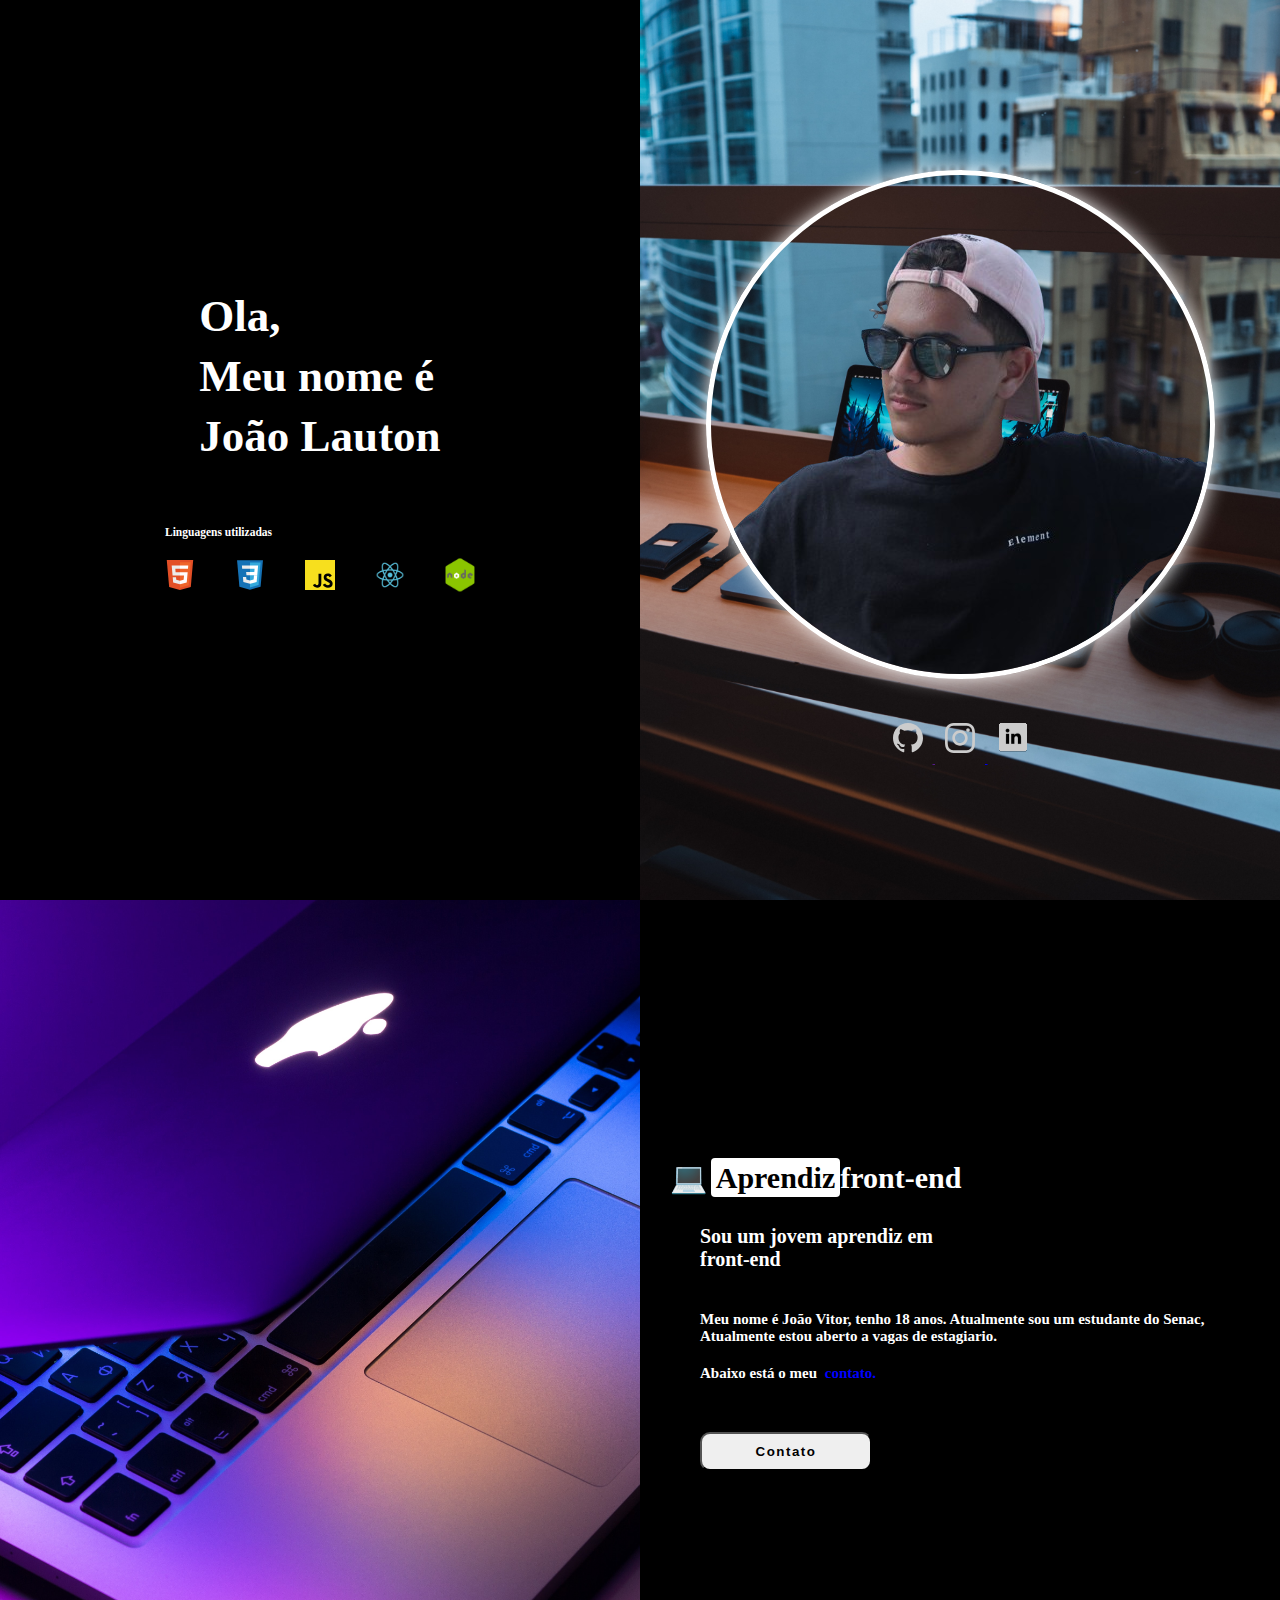
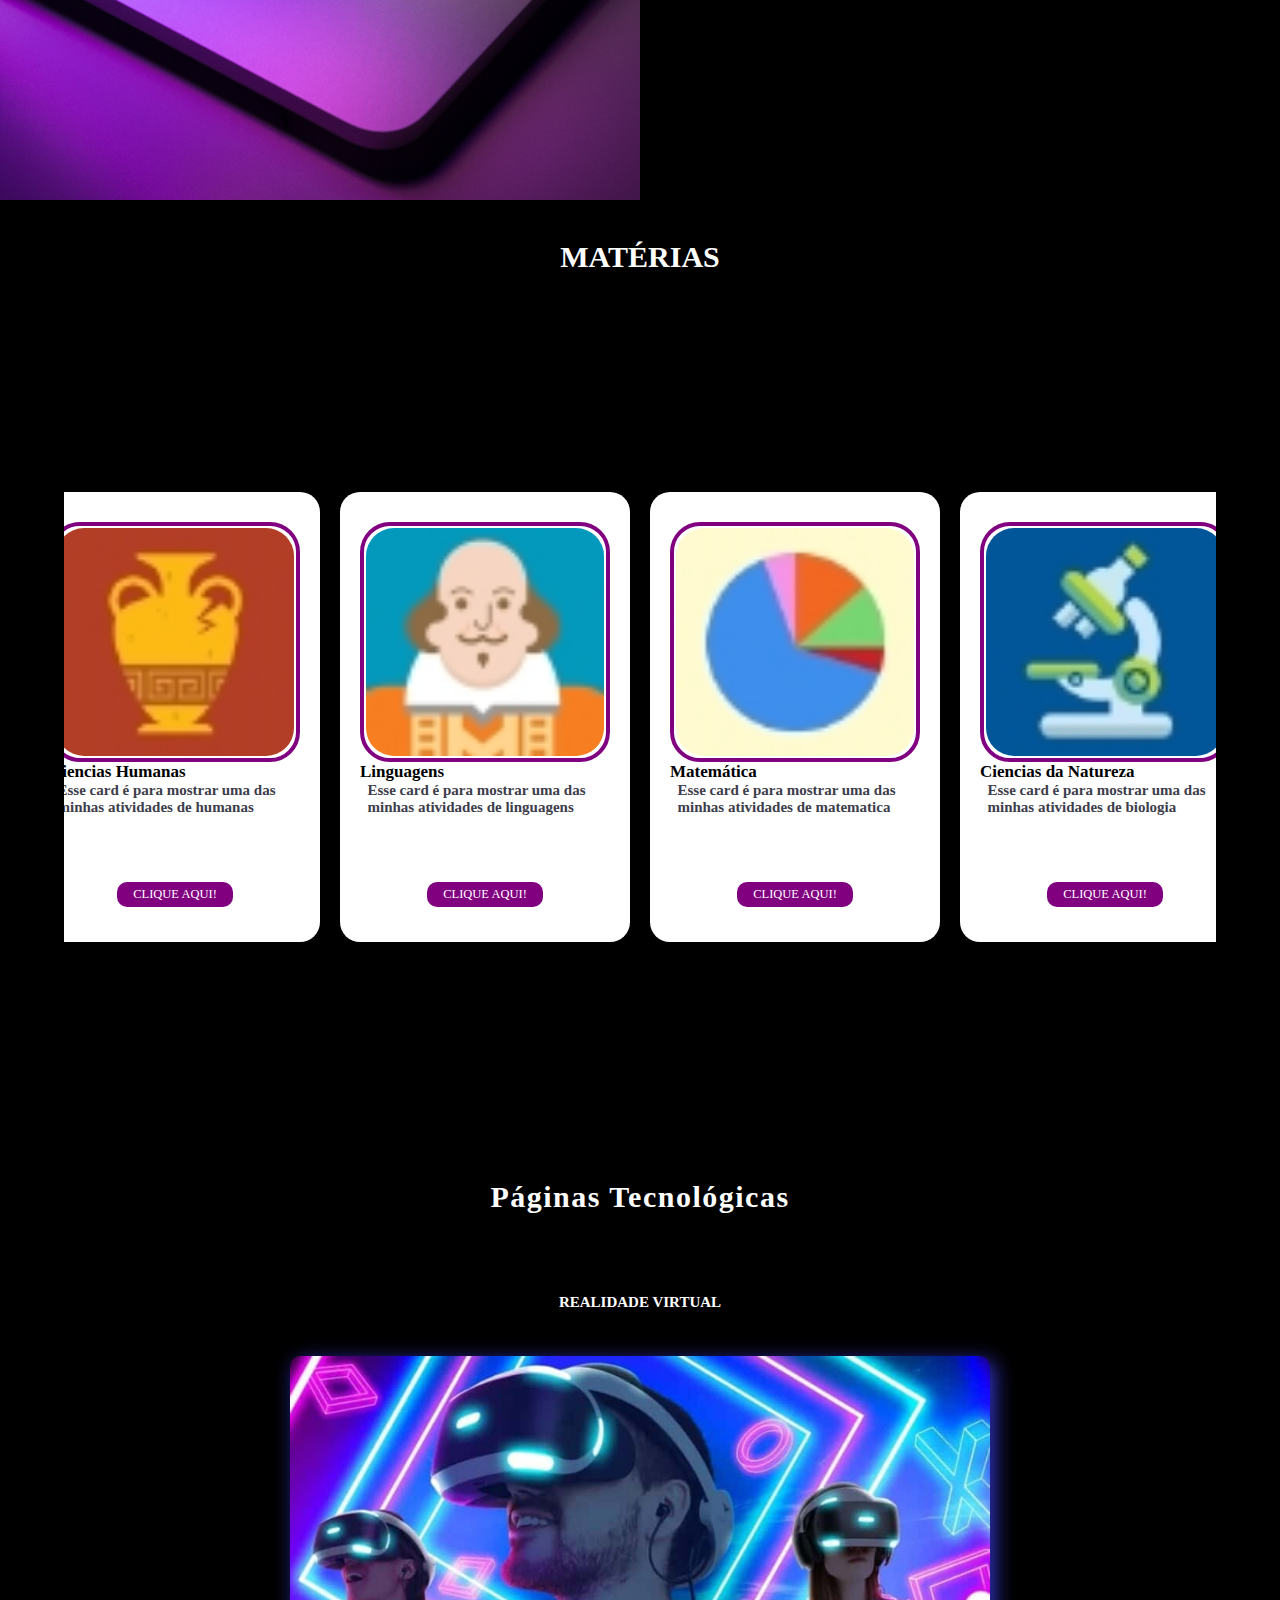
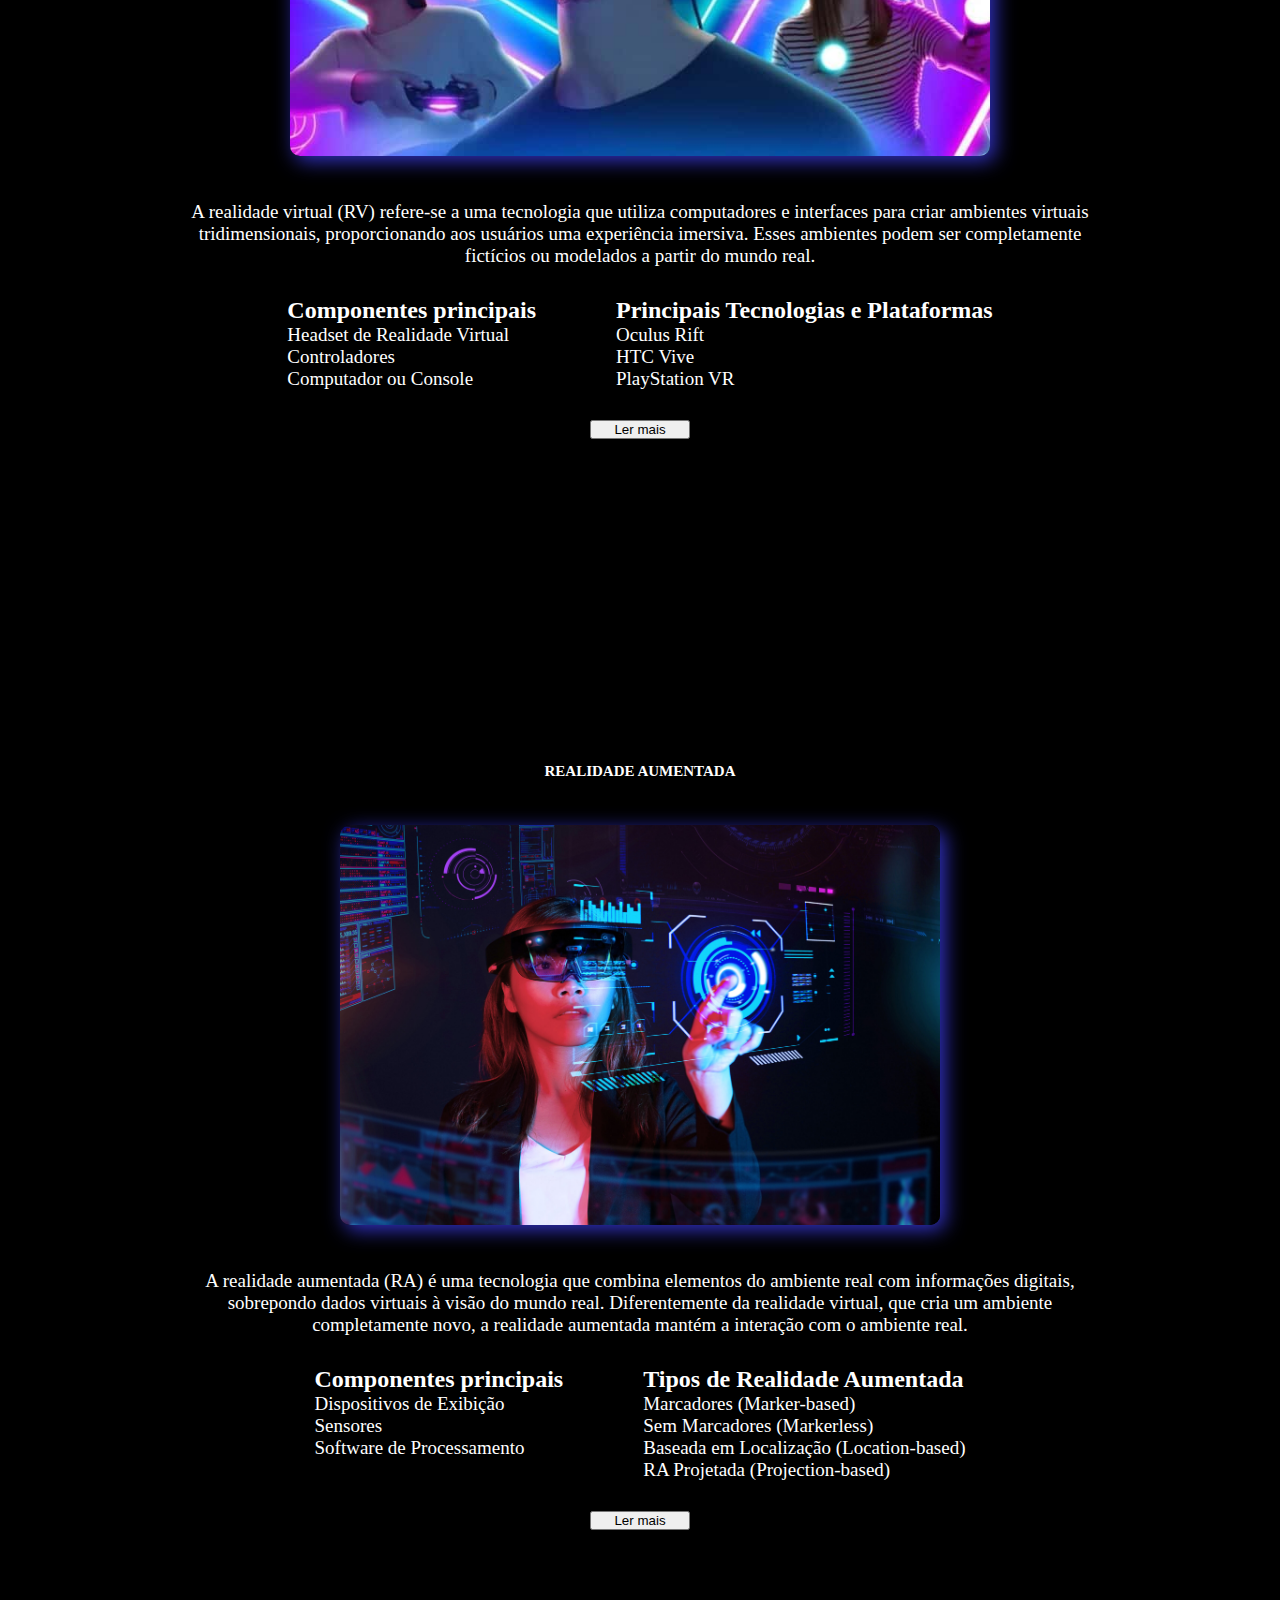
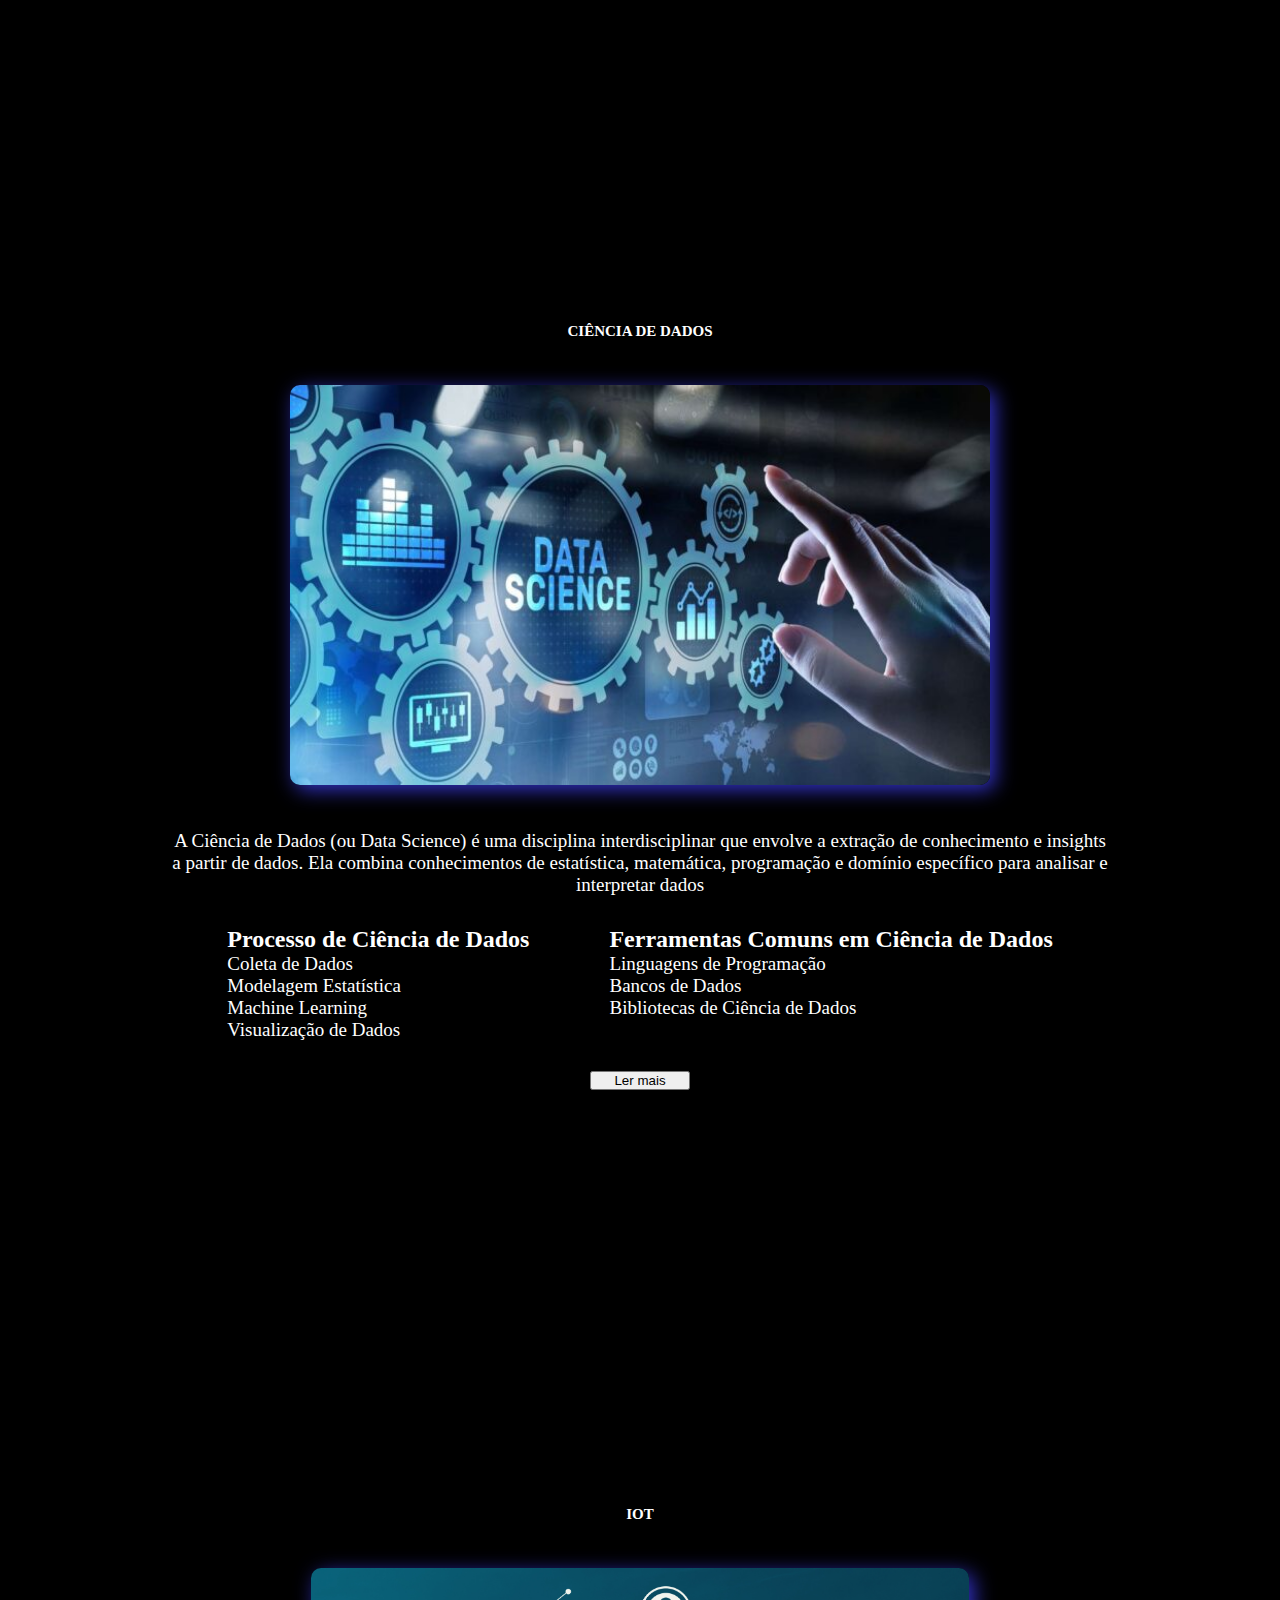
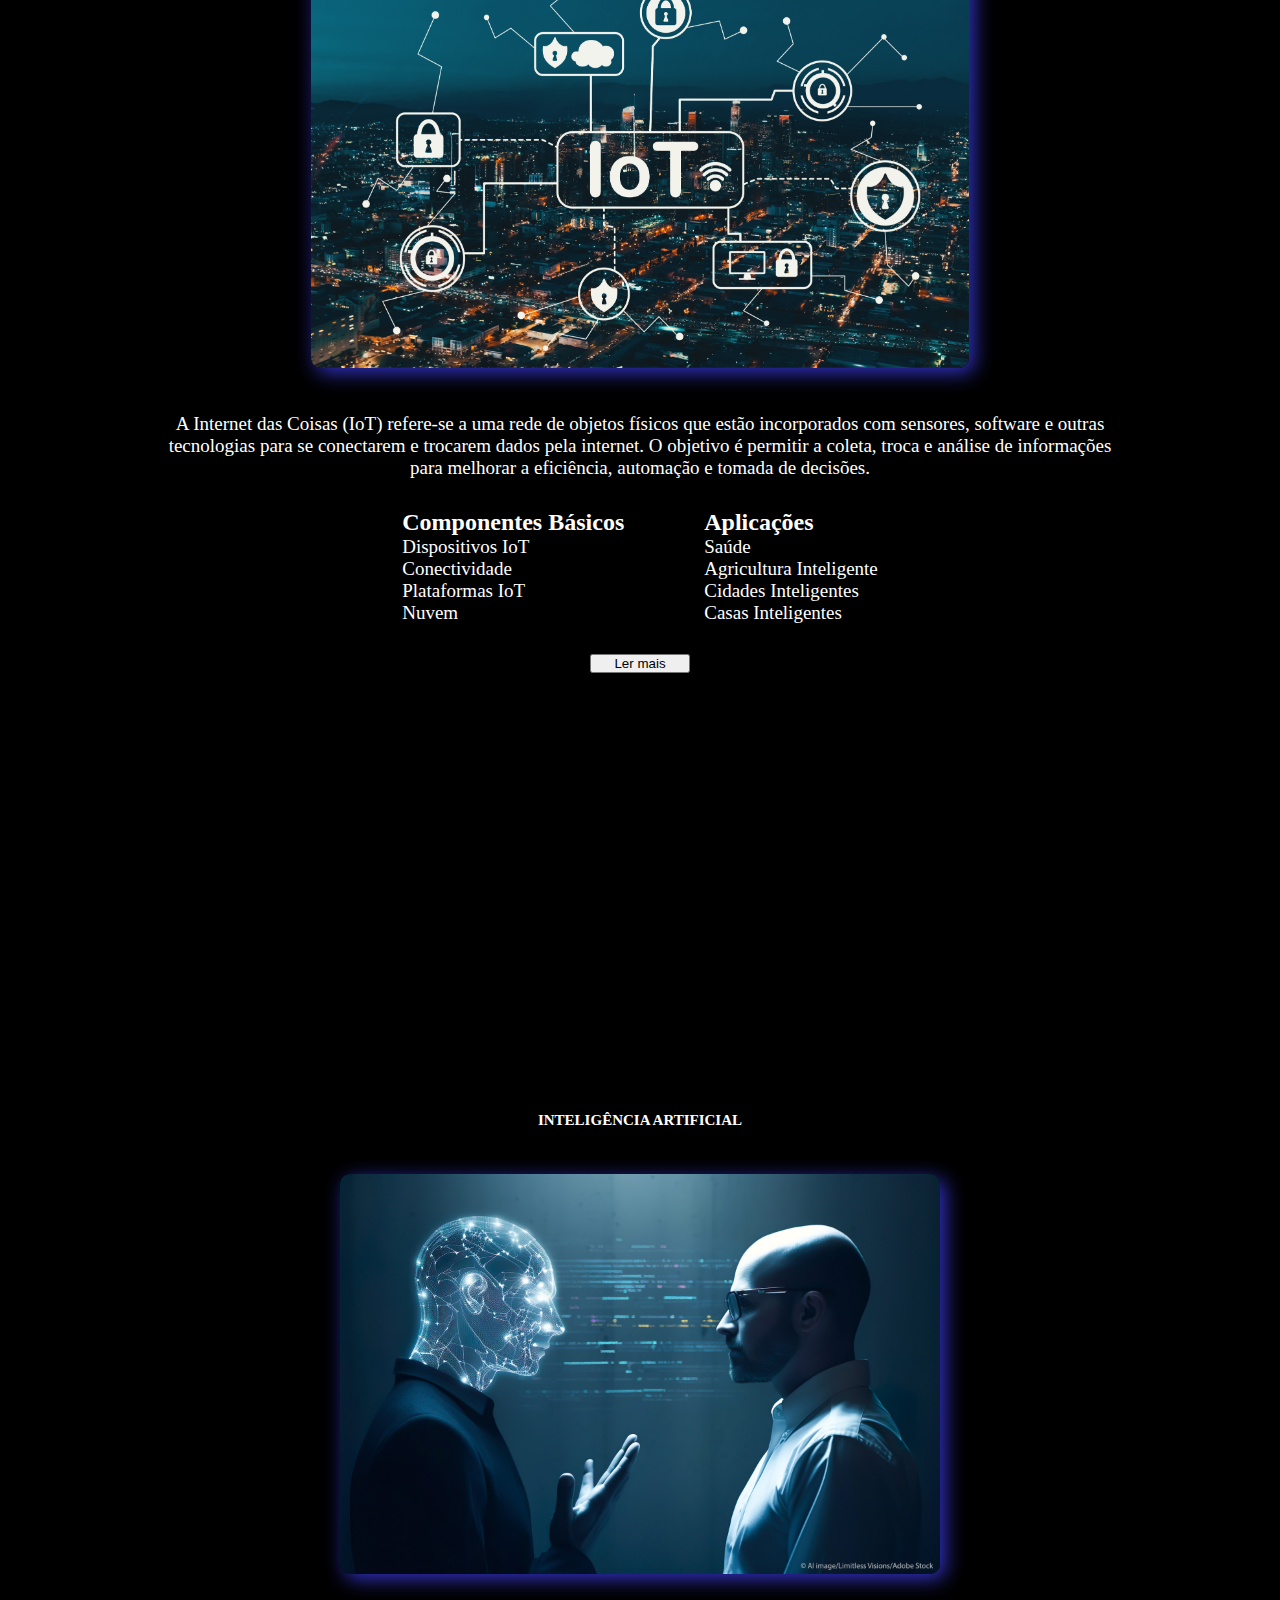
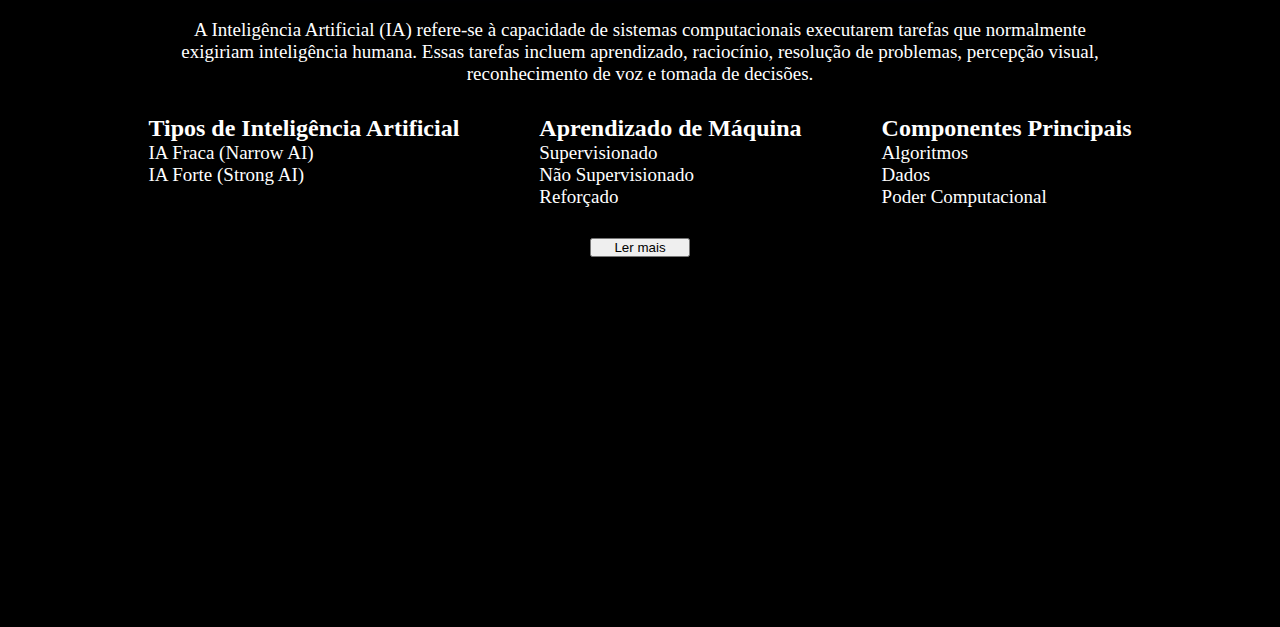
<file: index.html>
<!DOCTYPE html>
<html lang="en">
  <head>
    <meta charset="UTF-8" />
    <meta name="viewport" content="width=device-width, initial-scale=1.0" />
    <link rel="stylesheet" href="style.css" />
    <link
      href="https://cdn.jsdelivr.net/npm/bootstrap@5.3.2/dist/css/bootstrap.min.css"
      rel="stylesheet"
      integrity="sha384-T3c6CoIi6uLrA9TneNEoa7RxnatzjcDSCmG1MXxSR1GAsXEV/Dwwykc2MPK8M2HN"
      crossorigin="anonymous"
    />
    <title>Integrada</title>
  </head>
  <body>
    <section id="person">
      <div class="person-content">
        <div class="person-name">
          <h1>Ola,</h1>
          <h1>Meu nome é</h1>
          <h1>João Lauton</h1>
        </div>

        <div class="linguagens">
          <h3>Linguagens utilizadas</h3>

          <div class="linguagens-utilizadas">
            <ul>
              <li>
                <div>
                  <img src="./svg/html.svg" alt="html-icone" />
                </div>
              </li>
            </ul>
            <ul>
              <li>
                <div>
                  <img src="./svg/css.svg" alt="html-icone" />
                </div>
              </li>
            </ul>
            <ul>
              <li>
                <div>
                  <img src="./svg/js.svg" alt="html-icone" />
                </div>
              </li>
            </ul>
            <ul>
              <li>
                <div>
                  <img src="./svg/react.svg" alt="html-icone" />
                </div>
              </li>
            </ul>
            <ul>
              <li>
                <div>
                  <img src="./svg/node.svg" alt="html-icone" />
                </div>
              </li>
            </ul>
          </div>
        </div>
      </div>

      <div class="person-background">
        <div class="foto-de-perfil">
          <img
            class="minha-foto"
            src="./img/image-removebg-preview.png"
            alt="foto-pessoal"
          />
        </div>

        <div class="links">
          <a href="">
            <img src="./svg/logo-github.svg" alt="github-logo" target="blank" />
          </a>
          <a href="https://www.instagram.com/joao.lauton;" target="blank">
            <img src="./svg/logo-insta.svg" alt="insta-logo" />
          </a>
          <a
            href="https://www.linkedin.com/in/jo%C3%A3o-vitor-lauton-ab9b72236/"
            target="blank"
          >
            <img src="./svg/logo-linkedin.svg" alt="linkedin-logo" />
          </a>
        </div>
      </div>
    </section>

    <section id="sobre">
      <div class="background-sobre">
        <div class="img-wrapper">
          <img src="./img/img.2.jpg" alt="img2-notebook" />
        </div>
      </div>

      <div class="box-sobre">
        <div class="section-subtitulo">
          <h2>
            <p>💻</p>
            <p><span>Aprendiz</span>front-end</p>
          </h2>
        </div>

        <h3>
          Sou um jovem aprendiz em
          <p>front-end</p>
        </h3>

        <h4>
          Meu nome é João Vitor, tenho 18 anos. Atualmente sou um estudante do
          Senac, Atualmente estou aberto a vagas de estagiario.
        </h4>

        <h4>
          Abaixo está o meu
          <p>contato.</p>
        </h4>

        <div class="botao-contato">
          <button>Contato</button>
        </div>
      </div>
    </section>

    <section id="materias">
      <div class="materias-titulos">
        <h2>MATÉRIAS</h2>
      </div>

      <div class="wrapper-materias">
        <div class="card-materias">
          <div class="content-materias">
            <div class="imagem-materias">
              <a href="pages/">
                <img src="./img/academica.jpg" alt="TI" />
              </a>
            </div>

            <span>Formação academica</span>

            <p>Esse card é para mostrar uma das minhas atividades de T.I</p>

            <div class="cta-materias">
              <a href="pages/"> CLIQUE AQUI! </a>
            </div>
          </div>
        </div>
        <div class="card-materias">
          <div class="content-materias">
            <div class="imagem-materias">
              <a href="pages/pag-humanas.html" target="_blank">
                <img src="./img/humanas.jpg" alt="ciencias humanas" />
              </a>
            </div>

            <span>Ciencias Humanas</span>

            <p>Esse card é para mostrar uma das minhas atividades de humanas</p>

            <div class="cta-materias">
              <a href="pages/pag-humanas.html" target="_blank">
                CLIQUE AQUI!
              </a>
            </div>
          </div>
        </div>
        <div class="card-materias">
          <div class="content-materias">
            <div class="imagem-materias">
              <a href="pages/pag-linguagens.html" target="_blank">
                <img src="./img/linguagens.jpg" alt="linguagens" />
              </a>
            </div>

            <span>Linguagens</span>

            <p>
              Esse card é para mostrar uma das minhas atividades de linguagens
            </p>

            <div class="cta-materias">
              <a href="pages/pag-linguagens.html" target="_blank">
                CLIQUE AQUI!
              </a>
            </div>
          </div>
        </div>
        <div class="card-materias">
          <div class="content-materias">
            <div class="imagem-materias">
              <a href="pages/pag-matematica.html" target="_blank">
                <img src="./img/matematica.jpg" alt="matematica" />
              </a>
            </div>

            <span>Matemática</span>

            <p>
              Esse card é para mostrar uma das minhas atividades de matematica
            </p>

            <div class="cta-materias">
              <a href="pages/pag-matematica.html" target="_blank">
                CLIQUE AQUI!
              </a>
            </div>
          </div>
        </div>
        <div class="card-materias">
          <div class="content-materias">
            <div class="imagem-materias">
              <a href="pages/pag-natureza.html" target="_blank">
                <img src="./img/natureza.jpg" alt="ciencias-da-natureza" />
              </a>
            </div>

            <span>Ciencias da Natureza</span>

            <p>
              Esse card é para mostrar uma das minhas atividades de biologia
            </p>

            <div class="cta-materias">
              <a href="pages/pag-natureza.html" target="_blank">
                CLIQUE AQUI!
              </a>
            </div>
          </div>
        </div>
        <div class="card-materias">
          <div class="content-materias">
            <div class="imagem-materias">
              <a href="pages/pag-PA.html" target="_blank">
                <img src="./img/pa.jpg" alt="prejeto-do-ano" />
              </a>
            </div>

            <span>Projeto do ano</span>

            <p>
              Esse card é para mostrar uma das minhas atividades do projeto do
              ano
            </p>

            <div class="cta-materias">
              <a href="pages/pag-PA.html" target="_blank"> CLIQUE AQUI! </a>
            </div>
          </div>
        </div>
      </div>
    </section>

    <section id="paginas-tecnologicas">
      <h1>Páginas Tecnológicas</h1>
      <div class="pg-tec-item">
        <div class="top-side-item">
          <h2>REALIDADE VIRTUAL</h2>
          <img src="img/realidade-virtual.jpg" alt="" />
          <p>
            A realidade virtual (RV) refere-se a uma tecnologia que utiliza
            computadores e interfaces para criar ambientes virtuais
            tridimensionais, proporcionando aos usuários uma experiência
            imersiva. Esses ambientes podem ser completamente fictícios ou
            modelados a partir do mundo real.
          </p>
        </div>
        <div class="lista-container">
          <ul class="lista">
            <h2>Componentes principais</h2>
            <li class="item-lista">Headset de Realidade Virtual</li>
            <li class="item-lista">Controladores</li>
            <li class="item-lista">Computador ou Console</li>
          </ul>

          <ul class="lista">
            <h2>Principais Tecnologias e Plataformas</h2>
            <li class="item-lista">Oculus Rift</li>
            <li class="item-lista">HTC Vive</li>
            <li class="item-lista">PlayStation VR</li>
          </ul>
        </div>

        <p class="d-inline-flex gap-1">
          <button
            class="btn btn-primary"
            type="button"
            data-bs-toggle="collapse"
            data-bs-target="#collapseExample"
            aria-expanded="false"
            aria-controls="collapseExample"
          >
            Ler mais
          </button>
        </p>
        <div class="collapse" id="collapseExample">
          <div class="card card-body">
            <p>
              A realidade virtual (em inglês virtual reality, abreviado VR) é
              uma tecnologia de interface entre um usuário e um sistema
              operacional através de recursos gráficos 3D ou imagens 360º cujo
              objetivo é criar a sensação de presença dentro do ambiente criado
              por técnicas computacionais diferente do real (um ambiente virtual
              3D), com a interação realizada em tempo real, com o uso de
              equipamentos computacionais, que ajudem na ampliação da sensação
              de presença do usuário neste ambiente, referida como imersão.
            </p>
            <p>
              A realidade virtual é um ambiente simulado produzido por
              computador que o usuário pode interagir com este usando o óculos
              de realidade virtual, que substitui a visão/audição natural por
              imagens/sons criados por computador, dando ao usuário uma imersão
              natural neste ambiente.
            </p>
            <p>
              Segundo Pimentel (1995), realidade virtual (VR) é o uso de alta
              tecnologia para convencer o usuário de que ele se encontra em
              outra realidade, provocando o seu envolvimento por completo.
            </p>
          </div>
        </div>
      </div>

      <div class="pg-tec-item">
        <div class="top-side-item">
          <h2>REALIDADE AUMENTADA</h2>
          <img src="img/realidade-aumentada.jpg" alt="" />
          <p>
            A realidade aumentada (RA) é uma tecnologia que combina elementos do
            ambiente real com informações digitais, sobrepondo dados virtuais à
            visão do mundo real. Diferentemente da realidade virtual, que cria
            um ambiente completamente novo, a realidade aumentada mantém a
            interação com o ambiente real.
          </p>
        </div>
        <div class="lista-container">
          <ul class="lista">
            <h2>Componentes principais</h2>
            <li class="item-lista">Dispositivos de Exibição</li>
            <li class="item-lista">Sensores</li>
            <li class="item-lista">Software de Processamento</li>
          </ul>

          <ul class="lista">
            <h2>Tipos de Realidade Aumentada</h2>
            <li class="item-lista">Marcadores (Marker-based)</li>
            <li class="item-lista">Sem Marcadores (Markerless)</li>
            <li class="item-lista">Baseada em Localização (Location-based)</li>
            <li class="item-lista">RA Projetada (Projection-based)</li>
          </ul>
        </div>
        <p class="d-inline-flex gap-1">
          <button
            class="btn btn-primary"
            type="button"
            data-bs-toggle="collapse"
            data-bs-target="#collapseExample"
            aria-expanded="false"
            aria-controls="collapseExample"
          >
            Ler mais
          </button>
        </p>
        <div class="collapse" id="collapseExample">
          <div class="card card-body">
            <p>
              Designa-se Realidade Aumentada (RA ou AR) a integração de
              elementos ou informações virtuais a visualizações do mundo real
              através de uma câmera e com o uso de sensores de movimento como
              giroscópio e acelerômetro. O uso mais popular da realidade
              aumentada é o entretenimento através dos filtros para fotos em
              aplicativos móveis de redes sociais e jogos como o Pokémon GO. A
              realidade aumentada é utilizada de muitas formas nas áreas do
              ensino, design de produtos, ações de marketing, em treinamento e
              suporte em plantas industriais, entre outros. O uso de vídeos
              transmitidos ao vivo digitalmente processados e "ampliados" pela
              adição de gráficos criados pelo computador também podem ser
              considerados como um tipo de realidade aumentada. Um usuário da RA
              pode utilizar óculos translúcidos ou câmeras acopladas a um
              dispositivo computacional, e através destes, poderá ver o mundo
              real bem como imagens geradas por computador projetadas no mundo.
            </p>
            <p>
              É uma experiência interativa de um mundo real, onde objetos que
              residem no mundo real são “acentuados” por informação perceptiva
              criada por computadores, incluindo visual, auditiva, háptica,
              somatossensorial e olfatória. Pode ser construtiva (agrega ao
              ambiente natural) ou destrutiva (que mascara o ambiente natural).
              A realidade aumentada altera o mundo real do usuário, enquanto a
              substitui completamente o mundo real do expectador. Realidade
              aumentada é relacionada a dois termos muito usados, realidade
              mista, e realidade mediada por computadores.
            </p>
          </div>
        </div>
      </div>

      <div class="pg-tec-item">
        <div class="top-side-item">
          <h2>CIÊNCIA DE DADOS</h2>
          <img src="img/ciencia-de-dados.jpg" alt="" />
          <p>
            A Ciência de Dados (ou Data Science) é uma disciplina
            interdisciplinar que envolve a extração de conhecimento e insights a
            partir de dados. Ela combina conhecimentos de estatística,
            matemática, programação e domínio específico para analisar e
            interpretar dados
          </p>
        </div>
        <div class="lista-container">
          <ul class="lista">
            <h2>Processo de Ciência de Dados</h2>
            <li class="item-lista">Coleta de Dados</li>
            <li class="item-lista">Modelagem Estatística</li>
            <li class="item-lista">Machine Learning</li>
            <li class="item-lista">Visualização de Dados</li>
          </ul>

          <ul class="lista">
            <h2>Ferramentas Comuns em Ciência de Dados</h2>
            <li class="item-lista">Linguagens de Programação</li>
            <li class="item-lista">Bancos de Dados</li>
            <li class="item-lista">Bibliotecas de Ciência de Dados</li>
          </ul>
        </div>
        <p class="d-inline-flex gap-1">
          <button
            class="btn btn-primary"
            type="button"
            data-bs-toggle="collapse"
            data-bs-target="#collapseExample"
            aria-expanded="false"
            aria-controls="collapseExample"
          >
            Ler mais
          </button>
        </p>
        <div class="collapse" id="collapseExample">
          <div class="card card-body">
            <p>
              A ciência de dados é o estudo dos dados para extrair insights
              significativos para os negócios. Ela é uma abordagem
              multidisciplinar que combina princípios e práticas das áreas de
              matemática, estatística, inteligência artificial e engenharia da
              computação para analisar grandes quantidades de dados. Essa
              análise ajuda os cientistas de dados a fazer e responder perguntas
              como o que aconteceu, por que aconteceu, o que acontecerá e o que
              pode ser feito com os resultados.
            </p>
            <p>
              A ciência de dados é importante porque combina ferramentas,
              métodos e tecnologia para gerar significado com base em dados. As
              organizações modernas são inundadas com dados; há uma proliferação
              de dispositivos que podem coletar e armazenar informações
              automaticamente. Sistemas online e portais de pagamento capturam
              mais dados nas áreas de comércio eletrônico, medicina, finanças e
              todos os outros aspectos da vida humana. Temos dados de texto,
              áudio, vídeo e imagem disponíveis em grandes quantidades.
            </p>
            <p>
              Embora o termo ciência de dados não seja novo, os significados e
              conotações mudaram ao longo do tempo. A palavra apareceu pela
              primeira vez na década de 1960 como um nome alternativo para
              estatísticas. No final da década de 1990, profissionais de ciência
              da computação formalizaram o termo. Uma definição proposta para
              ciência de dados o viu como um campo separado com três aspectos:
              design de dados, coleta e análise. Ainda levou mais uma década
              para que o termo fosse usado fora da academia.
            </p>
          </div>
        </div>
      </div>

      <div class="pg-tec-item">
        <div class="top-side-item">
          <h2>IOT</h2>
          <img src="img/IOT.png" alt="" />
          <p>
            A Internet das Coisas (IoT) refere-se a uma rede de objetos físicos
            que estão incorporados com sensores, software e outras tecnologias
            para se conectarem e trocarem dados pela internet. O objetivo é
            permitir a coleta, troca e análise de informações para melhorar a
            eficiência, automação e tomada de decisões.
          </p>
        </div>
        <div class="lista-container">
          <ul class="lista">
            <h2>Componentes Básicos</h2>
            <li class="item-lista">Dispositivos IoT</li>
            <li class="item-lista">Conectividade</li>
            <li class="item-lista">Plataformas IoT</li>
            <li class="item-lista">Nuvem</li>
          </ul>

          <ul class="lista">
            <h2>Aplicações</h2>
            <li class="item-lista">Saúde</li>
            <li class="item-lista">Agricultura Inteligente</li>
            <li class="item-lista">Cidades Inteligentes</li>
            <li class="item-lista">Casas Inteligentes</li>
          </ul>
        </div>

        <p class="d-inline-flex gap-1">
          <button
            class="btn btn-primary"
            type="button"
            data-bs-toggle="collapse"
            data-bs-target="#collapseExample"
            aria-expanded="false"
            aria-controls="collapseExample"
          >
            Ler mais
          </button>
        </p>
        <div class="collapse" id="collapseExample">
          <div class="card card-body">
            <p>
              O termo IoT, ou Internet das Coisas, refere-se à rede coletiva de
              dispositivos conectados e à tecnologia que facilita a comunicação
              entre os dispositivos e a nuvem, bem como entre os próprios
              dispositivos. Graças ao advento de chips de computador baratos e
              telecomunicações de alta largura de banda, agora temos bilhões de
              dispositivos conectados à Internet. Isso significa que
              dispositivos do dia a dia, como escovas de dentes, aspiradores,
              carros e máquinas, podem usar sensores para coletar dados e
              responder de forma inteligente aos usuários.
            </p>
            <p>
              A Internet das Coisas integra “coisas” cotidianas à Internet.
              Engenheiros de computação vêm adicionando sensores e processadores
              a objetos do cotidiano desde a década de 1990. No entanto, o
              progresso foi inicialmente lento porque os chips eram grandes e
              volumosos. Chips de computador de baixa potência chamados
              etiquetas RFID foram usados pela primeira vez para rastrear
              equipamentos caros. À medida que os dispositivos de computação
              diminuíram de tamanho, esses chips também se tornaram menores,
              mais rápidos e mais inteligentes ao longo do tempo.
            </p>
            <p>
              O custo de integrar a capacidade computacional a pequenos objetos
              diminuiu consideravelmente. Por exemplo, você pode adicionar
              conectividade com recursos de serviços de voz Alexa a MCUs com
              menos de 1 MB de RAM incorporada, como interruptores de luz. Todo
              um setor surgiu com foco em equipar nossas casas, empresas e
              escritórios com dispositivos IoT. Esses objetos inteligentes podem
              transmitir dados automaticamente de e para a Internet. Todos esses
              “dispositivos de computação invisíveis” e a tecnologia associada a
              eles são coletivamente chamados de Internet das Coisas.
            </p>
          </div>
        </div>
      </div>

      <div class="pg-tec-item">
        <div class="top-side-item">
          <h2>INTELIGÊNCIA ARTIFICIAL</h2>
          <img src="img/AI.jpg" alt="" />
          <p>
            A Inteligência Artificial (IA) refere-se à capacidade de sistemas
            computacionais executarem tarefas que normalmente exigiriam
            inteligência humana. Essas tarefas incluem aprendizado, raciocínio,
            resolução de problemas, percepção visual, reconhecimento de voz e
            tomada de decisões.
          </p>
        </div>
        <div class="lista-container">
          <ul class="lista">
            <h2>Tipos de Inteligência Artificial</h2>
            <li class="item-lista">IA Fraca (Narrow AI)</li>
            <li class="item-lista">IA Forte (Strong AI)</li>
          </ul>

          <ul class="lista">
            <h2>Aprendizado de Máquina</h2>
            <li class="item-lista">Supervisionado</li>
            <li class="item-lista">Não Supervisionado</li>
            <li class="item-lista">Reforçado</li>
          </ul>

          <ul class="lista">
            <h2>Componentes Principais</h2>
            <li class="item-lista">Algoritmos</li>
            <li class="item-lista">Dados</li>
            <li class="item-lista">Poder Computacional</li>
          </ul>
        </div>
        <p class="d-inline-flex gap-1">
          <button
            class="btn btn-primary"
            type="button"
            data-bs-toggle="collapse"
            data-bs-target="#collapseExample"
            aria-expanded="false"
            aria-controls="collapseExample"
          >
            Ler mais
          </button>
        </p>
        <div class="collapse" id="collapseExample">
          <div class="card card-body">
            <p>
              Enquanto várias definições de inteligência artificial (IA)
              surgiram ao longo das últimas décadas, John McCarthy oferece a
              seguinte definição neste artigo de 2004 (link fora do ibm.com), "É
              a ciência e engenharia da criação de máquinas inteligentes,
              especialmente programas de computação inteligentes. Está
              relacionado à tarefa semelhante de usar computadores para entender
              a inteligência humana, mas a IA não precisa se limitar a métodos
              de observação biológica".
            </p>
            <p>
              No entanto, décadas antes dessa definição, o nascimento da
              discussão sobre inteligência artificial foi denotado pelo trabalho
              seminal de Alan Turing, "Computing Machinery and
              Intelligence"(link fora do ibm.com), publicado em 1950. Nesse
              artigo, Turing, muitas vezes chamado de "pai da ciência da
              computação", faz a seguinte pergunta: "As máquinas pensam?"
              Partindo desse ponto, ele oferece um teste, hoje conhecido como
              "Turing Test", em que um interrogador humano tentaria distinguir
              entre uma resposta de texto de um computador e de um ser humano.
              Embora esse teste tenha sido submetido a muito escrutínio desde
              sua publicação, permanece como uma parte importante da história da
              IA, bem como um conceito contínuo dentro da filosofia, pois
              utiliza ideias em torno da linguística.
            </p>
          </div>
        </div>
      </div>
    </section>

    <script
      src="https://cdn.jsdelivr.net/npm/bootstrap@5.3.2/dist/js/bootstrap.bundle.min.js"
      integrity="sha384-C6RzsynM9kWDrMNeT87bh95OGNyZPhcTNXj1NW7RuBCsyN/o0jlpcV8Qyq46cDfL"
      crossorigin="anonymous"
    ></script>
  </body>
</html>
</file>
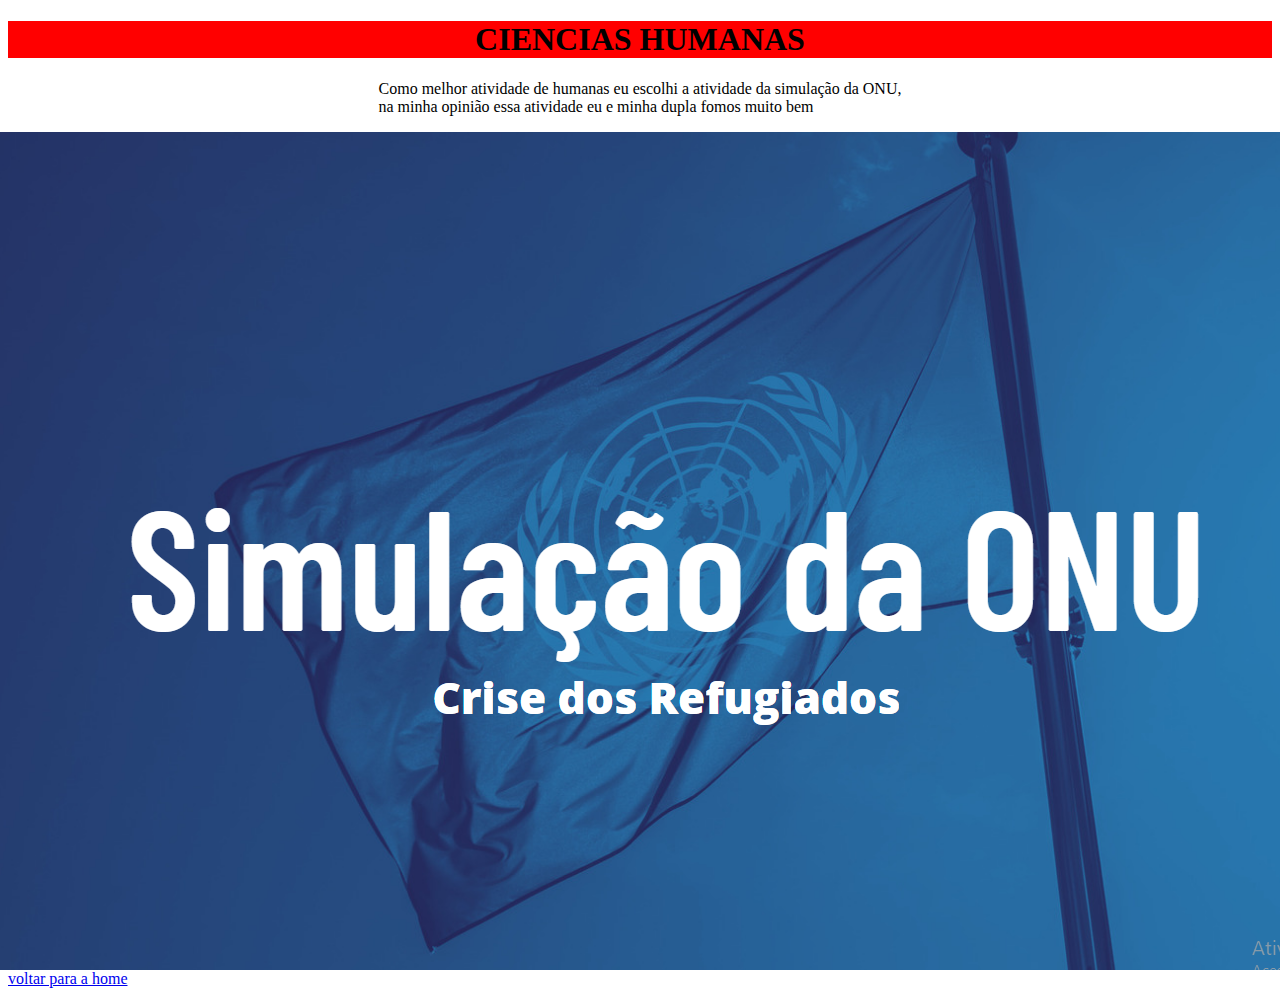
<file: pages/pag-humanas.html>
<!DOCTYPE html>
<html lang="en">
  <head>
    <meta charset="UTF-8" />
    <meta name="viewport" content="width=device-width, initial-scale=1.0" />
    <title>Humanas</title>
    <link rel="stylesheet" href="../css/pag-humanas.css" />
  </head>
  <body>
    <div class="header">
      <h1>CIENCIAS HUMANAS</h1>
    </div>
    <div class="text">
      <p>
        Como melhor atividade de humanas eu escolhi a atividade da simulação da
        ONU, <br />
        na minha opinião essa atividade eu e minha dupla fomos muito bem
      </p>
    </div>

    <div class="imagem">
      <img src="../img/atividade de humanas.PNG" alt="" />
    </div>

    <a href="index.html">voltar para a home</a>
  </body>
</html>
</file>
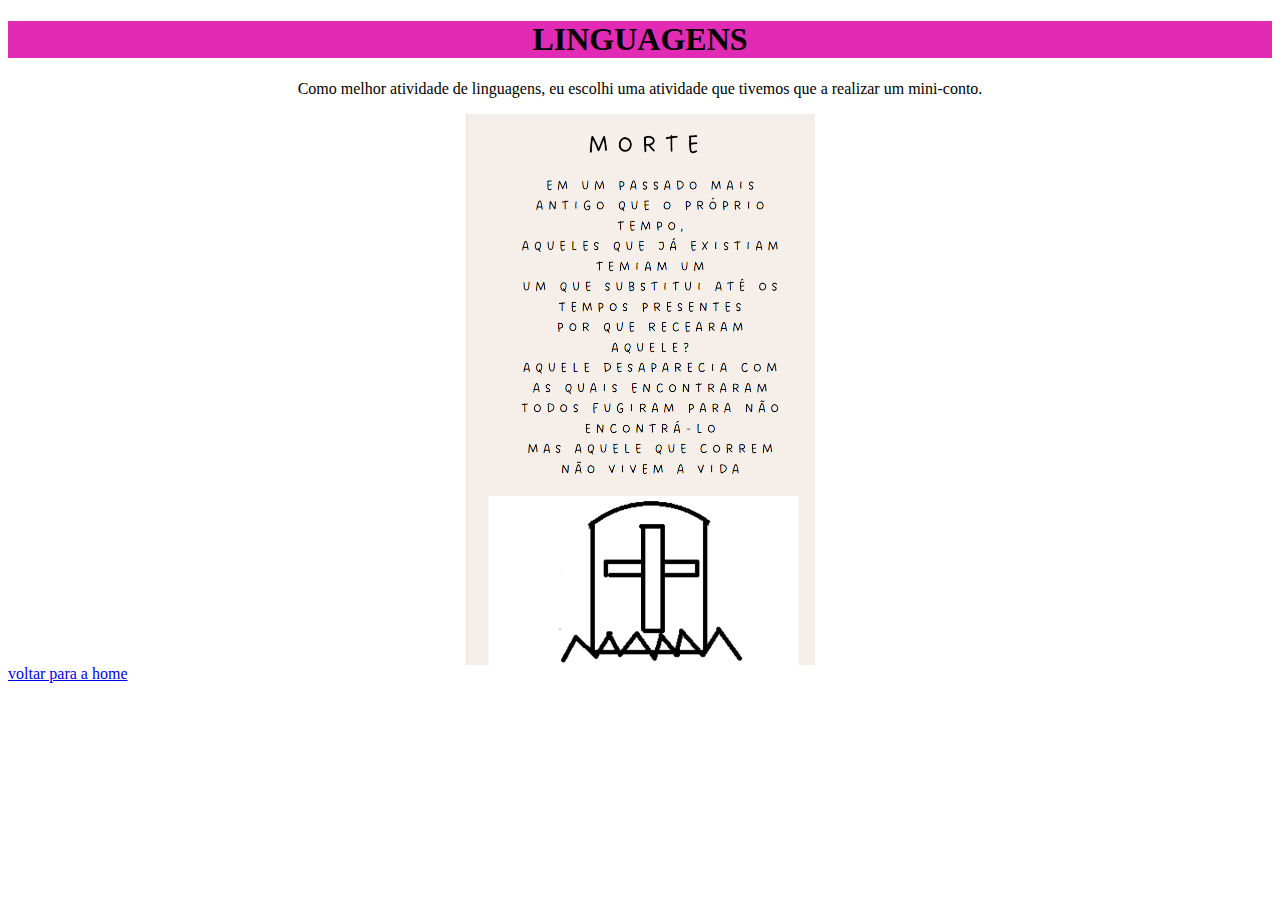
<file: pages/pag-linguagens.html>
<!DOCTYPE html>
<html lang="en">
  <head>
    <meta charset="UTF-8" />
    <meta name="viewport" content="width=device-width, initial-scale=1.0" />
    <title>Linguagens</title>
    <link rel="stylesheet" href="../css/pag-linguagens.css" />
  </head>
  <body>
    <div class="header">
      <h1>LINGUAGENS</h1>
    </div>
    <div class="text">
      <p>
        Como melhor atividade de linguagens, eu escolhi uma atividade que
        tivemos que a realizar um mini-conto.
      </p>
    </div>

    <div class="imagem">
      <img src="../img/atividade linguagens.PNG" />
    </div>

    <a href="index.html">voltar para a home</a>
  </body>
</html>
</file>
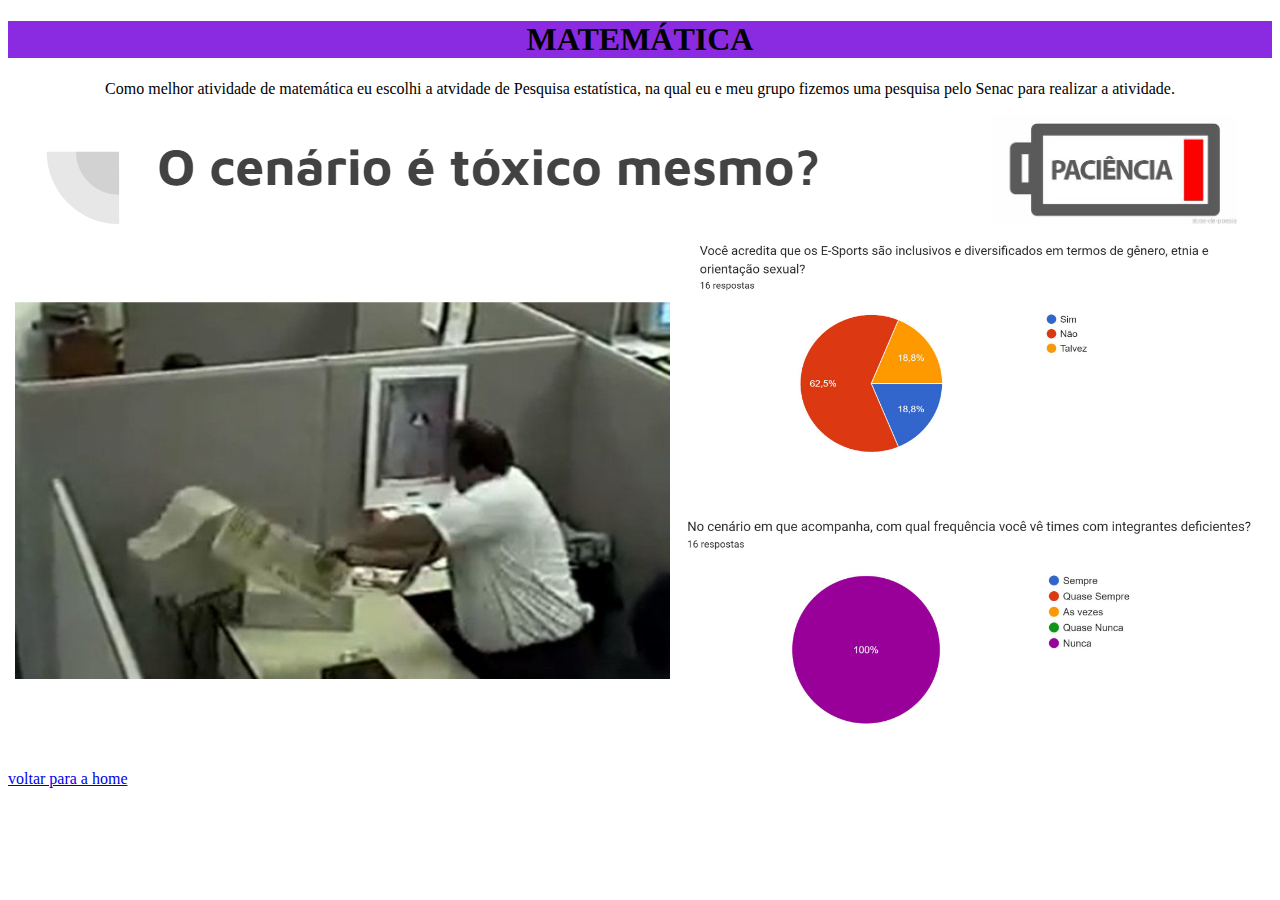
<file: pages/pag-matematica.html>
<!DOCTYPE html>
<html lang="en">
  <head>
    <meta charset="UTF-8" />
    <meta name="viewport" content="width=device-width, initial-scale=1.0" />
    <title>Matematica</title>
    <link rel="stylesheet" href="../css/pag-matematica.css" />
  </head>
  <body>
    <div class="header">
      <h1>MATEMÁTICA</h1>
    </div>
    <div class="text">
      <p>
        Como melhor atividade de matemática eu escolhi a atvidade de Pesquisa
        estatística, na qual eu e meu grupo fizemos uma pesquisa pelo Senac para
        realizar a atividade.
      </p>
    </div>

    <div class="imagem">
      <img src="../img/atividade de mat.PNG" alt="" />
    </div>

    <a href="index.html">voltar para a home</a>
  </body>
</html>
</file>
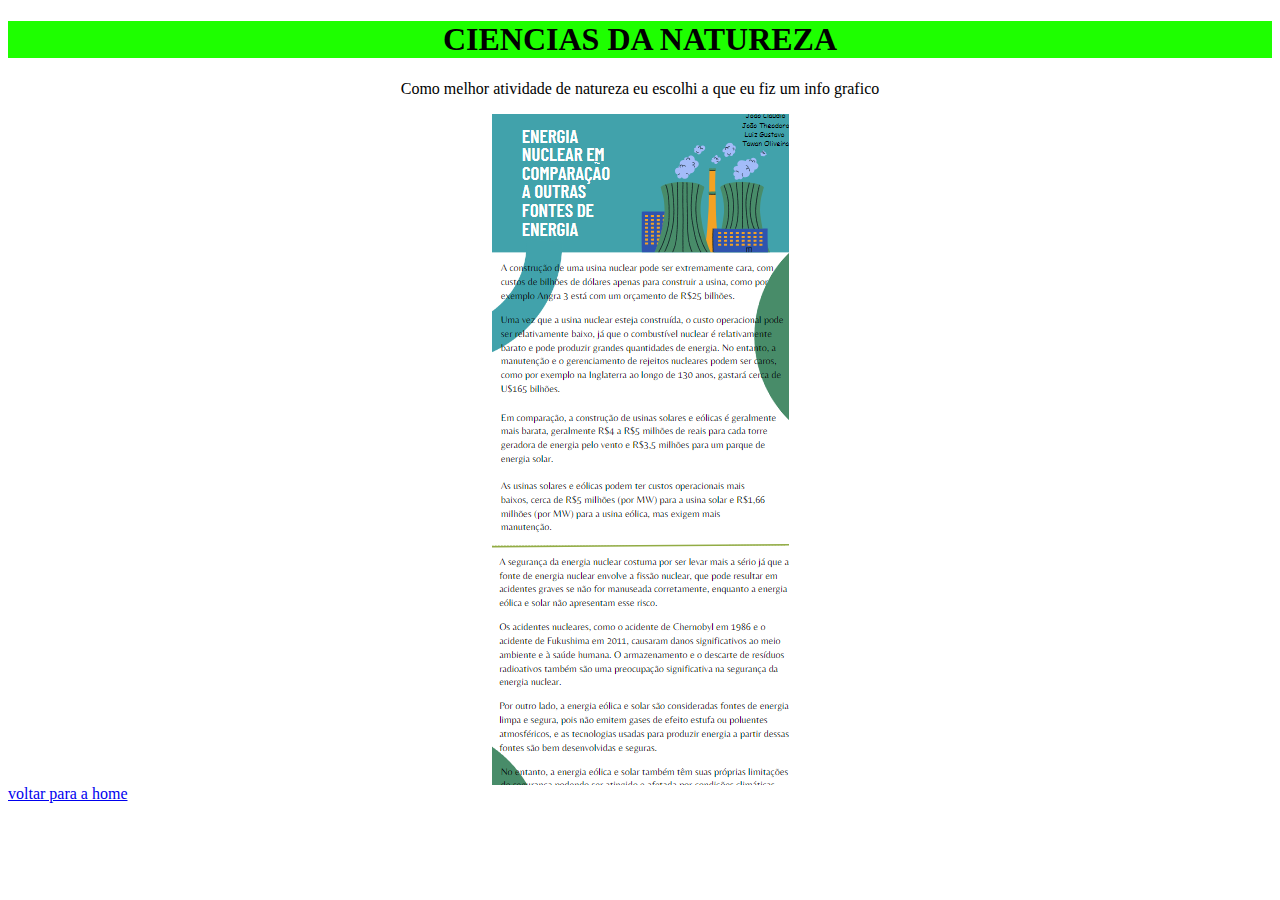
<file: pages/pag-natureza.html>
<!DOCTYPE html>
<html lang="en">
  <head>
    <meta charset="UTF-8" />
    <meta name="viewport" content="width=device-width, initial-scale=1.0" />
    <title>Natureza</title>
    <link rel="stylesheet" href="../css/pag-natureza.css" />
  </head>
  <body>
    <div class="header">
      <h1>CIENCIAS DA NATUREZA</h1>
    </div>
    <div class="text">
      <p>
        Como melhor atividade de natureza eu escolhi a que eu fiz um info
        grafico <br />
      </p>
    </div>

    <div class="imagem">
      <img src="../img/atividade de natureza.PNG" alt="" />
    </div>

    <a href="index.html">voltar para a home</a>
  </body>
</html>
</file>
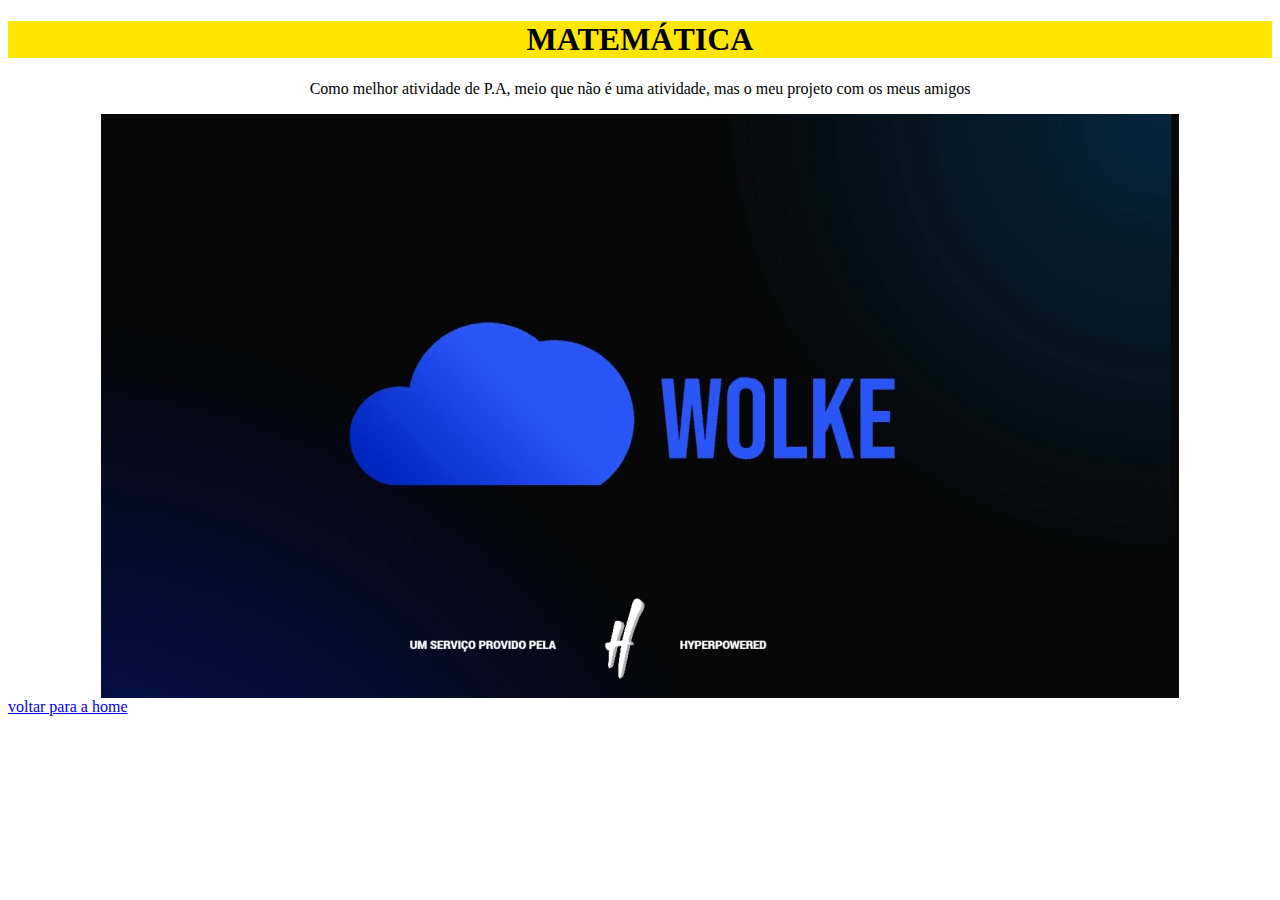
<file: pages/pag-PA.html>
<!DOCTYPE html>
<html lang="en">
  <head>
    <meta charset="UTF-8" />
    <meta name="viewport" content="width=device-width, initial-scale=1.0" />
    <title>Projeto do Ano</title>
    <link rel="stylesheet" href="../css/pag-PA.css" />
  </head>
  <body>
    <div class="header">
      <h1>MATEMÁTICA</h1>
    </div>
    <div class="text">
      <p>
        Como melhor atividade de P.A, meio que não é uma atividade, mas o meu
        projeto com os meus amigos
      </p>
    </div>

    <div class="imagem">
      <img src="../img/atividade PA.PNG" alt="" />
    </div>

    <a href="index.html">voltar para a home</a>
  </body>
</html>
</file>
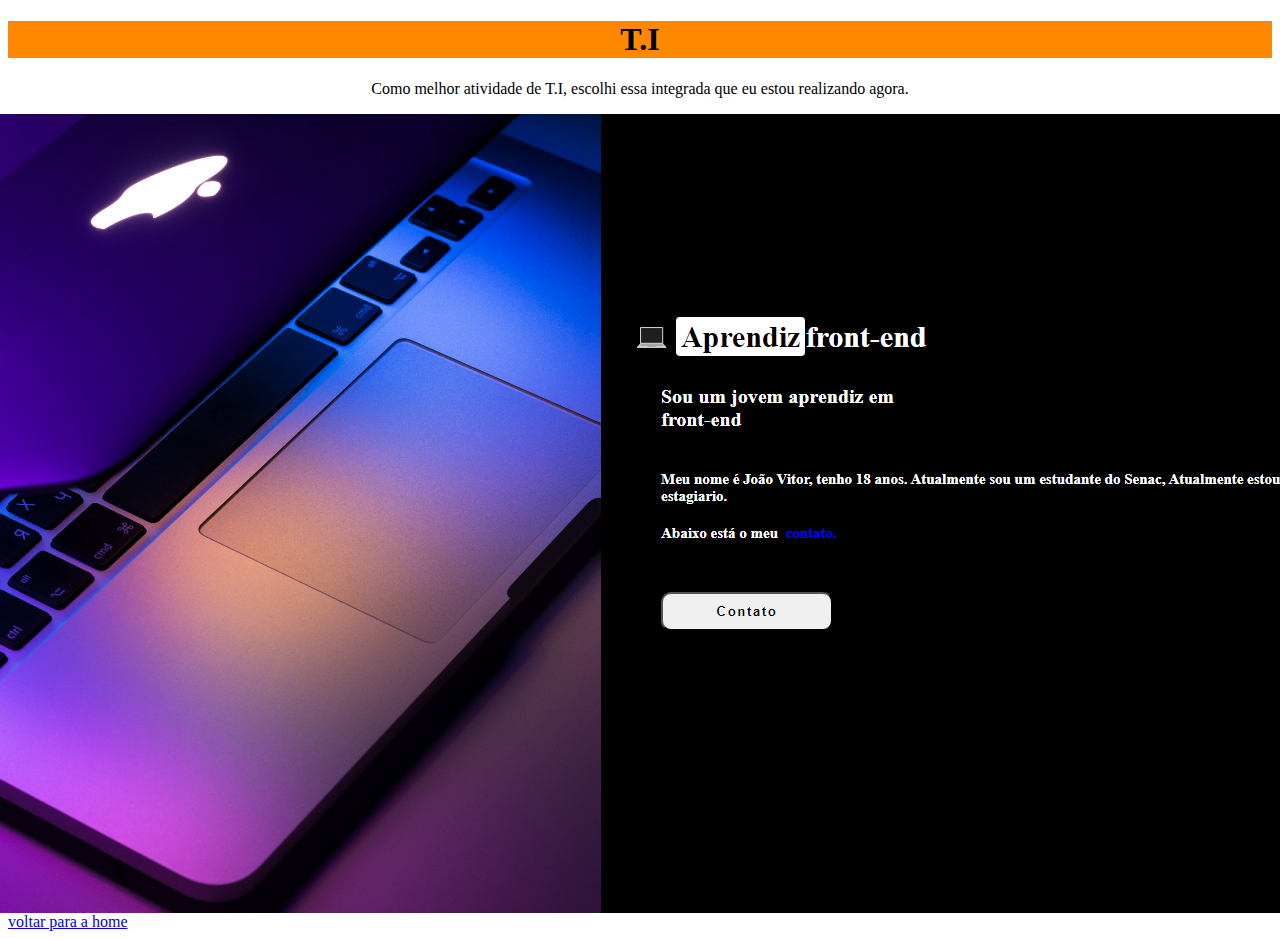
<file: pages/pag-ti.html>
<!DOCTYPE html>
<html lang="en">
  <head>
    <meta charset="UTF-8" />
    <meta name="viewport" content="width=device-width, initial-scale=1.0" />
    <title>T.I</title>
    <link rel="stylesheet" href="../css/pag-ti.css" />
  </head>
  <body>
    <div class="header">
      <h1>T.I</h1>
    </div>
    <div class="text">
      <p>
        Como melhor atividade de T.I, escolhi essa integrada que eu estou
        realizando agora.
      </p>
    </div>

    <div class="imagem">
      <img src="../img/atividade de ti.PNG" alt="" />
    </div>

    <a href="index.html">voltar para a home</a>
  </body>
</html>
</file>
<file: style.css>
*{
    margin: 0px;
    padding: 0px;
    box-sizing: border-box;
}

html{
    scroll-behavior: smooth;
    font-size: 10px;
}

#person{
    height: 100vh;
    width: 100%;
    display: flex;
    align-items: center;
    background: black;
}

.person-content{
    height: 100%;
    width: 50%;
    display: flex;
    justify-content: center;
    align-items: center;
    flex-direction: column;
    background-color: black;
}

.person-content div h1{
    padding: 0px 4px;
    font-size: 4.5rem;
    line-height: 6rem;
    color: white;
    background: black;
}

.linguagens{
    display: flex;
    justify-content: center;
    flex-direction: column;
    margin-top: 6rem;

}

.linguagens h3{
    color: white;
    font-size: 1.15rem;
    margin-left: 20px;
}

.linguagens-utilizadas img{
width: 30px;
height: auto;
transition: transform .3s ease;
}

.linguagens-utilizadas ul li{
    display: flex;
    align-items: center;
    margin: 10px;
    padding: 10px;
    list-style: none;
    position: relative;
}

.linguagens-utilizadas img:hover{
    transform: scale(1.2);
    cursor: pointer;
}

.linguagens-utilizadas{
    display: flex;
    align-items: center;
    flex-direction: row;
}

.person-background{
    height: 100vh;
    width: 50%;
    display: flex;
    justify-content: center;
    align-items: center;
    flex-direction: column;
    background-image: url(./img/img1.jpg);
    background-size: cover;
    background-position: top center;
}

.links img{
    width: 30px;
    height: 30px;
    margin: 10px;
    filter: brightness(.8);
    transition: all .3s ease;

}

.links img:hover{
    filter: brightness(1);
    transform: scale(1.15);
}

.foto-de-perfil{
    display: flex;
    justify-content: center;
    align-items: center;
    padding: 14px;
    margin: 20px 15px;
}

.foto-de-perfil img{
    border-radius: 50%;
    width: 100%;
    border: 5px solid white;
    box-shadow: 0 0 20px 0 white;
}

/* final da primeira página */


#sobre{
    height: 100vh;
    width: 100%;
    background: black;
    display: flex;
    color: white;
}

.background-sobre{
    width: 50%;
    height: 100%;
    display: flex;
    justify-content: center;
    align-items: center;
}

.img-wrapper img{
    height: 100%;
    width: 100%;
    object-fit: cover;

}

.img-wrapper{
    height: 100%;
    width: 100%;
    position: relative;
}

.box-sobre{
    display: flex;
    justify-content: center;
    flex-direction: column;
    width: 50%;
    padding: 3rem;
}

.section-subtitulo h2 p{
    display: inline-block;
    font-size: 3rem;
}

 .section-subtitulo h2 p:nth-child(2) span{
    padding:  3px 5px;
    border-radius: 4px;
    color: black;
    background: white;
 }

.box-sobre h3{
    margin: 3rem;
    font-size: 2rem
}

.box-sobre h4{
    margin: 1rem 3rem;
    font-size: 1.5rem;
}

.box-sobre h4 p {
    display: inline;
    padding: 2px 4px;
    color: blue;
    font-size: bold;
    font-weight: 1.75rem;
}

.botao-contato {
    display: flex;
    max-width: 190px;
    margin: 4rem 3rem;
}

.botao-contato button {
    display: inline-block;
    width: 100%;
    max-width: 172px;
    padding: 10px;
    margin-bottom: 3rem;
    font-weight: 700;
    letter-spacing: .15rem;
    border-radius: 10px;
    cursor: pointer;

}

.botao-contato button:hover{
    filter: brightness(.8);
    transition: all .3s ease;
    transform: scale(1.15);
}

/* final da segunda página */


#materias{
    height: 100vh;
    width: 100%;
    background-color: black;
    display: flex;
    flex-direction: column;
    align-items: center;
}

.materias-titulos h2{
    margin: 3rem;
    padding: 1rem;
    font-size: 3rem;
    color: white;
}

.wrapper-materias{
    display: flex;
    margin-top: 2rem;
    height: 500px;
    align-items: center;
    justify-content: center;
    flex-direction: row;
    width:90%;
    flex: 2;
    overflow:auto;
    flex-wrap: nowrap;


}

.wrapper-materias::-webkit-scrollbar{
    width:8px;
    /* background-color: white; */
    border-radius: 10px;

    border: 1px solid white;
}

.wrapper-materias::-webkit-scrollbar-thumb{
    width:10px;
    height: 9px;
    background-color: white;
    border-radius: 10px;
}

.card-materias{
    width: 320px;
    height: 450px;
    padding: 30px 20px 20px;
    margin: 0px 10px;
    background-color: white;
    display: flex;
    align-items: center;
    flex-direction: column;
    border-radius: 20px;
}

.content-materias{
    height: 100%;
    width: 100%;
    display: flex;
    flex-direction: column;
}

.imagem-materias{
    height: 240px;
    width: 250px;
    border-radius: 30px;
    border: 4px solid purple;
    margin: 0 auto;
    position: relative;
    overflow: hidden;
}

.imagem-materias a img {
    height: 100%;
    width: 100%;
    border-radius: 30px;
    border: 2px solid white;
    position: absolute;
    top: 0;
    left: 0;
    object-fit: cover;
    transition: transform .3s ease-out;
    cursor: pointer;
}

.imagem-materias img:hover{
    transform: scale(1.1);
}

.content-materias span{
    color: black;
    font-weight: bold;
    font-size: 1.7rem;
    margin: .75 auto .5rem auto;
}

.content-materias p{
    color: #3d3d4b;
    font-weight: bold;
    font-size: 15px;
    margin: 0rem .75rem;
}

.cta-materias{
    width: 200px;
    margin: auto auto 15px auto ;
    display: flex;
    align-items: center;
    justify-content: center;
}

.cta-materias a {
    padding: 5px 16px;
    font-size: 1.25rem;
    color: white;
    background-color: purple;
    border-radius: 10px;
    text-decoration: none;
    
}

.cta-materias a:hover{
    filter: brightness(.8);
    transition: all .3s ease;
    transform: scale(1.15);
}



#paginas-tecnologicas{
    display:flex;
    width: 100%;
    min-height: 100vh;
    padding: 8rem 2rem;
    align-items: center;
    flex-direction: column;
    justify-content: center;
    gap: 2rem;
    background-color: #000;
    color:#FFF;
}
#paginas-tecnologicas h1{
    font-size: 3rem;
    letter-spacing: 1.5px;
}

.pg-tec-item{
    width:100%;
    height:100%;
    padding: 3rem;
    display: flex;
    flex-direction: column;
    align-items: center;
    margin-top: 30px;
    margin-bottom: 30px;
}

.top-side-item{
    display: flex;
    width: 100%;
    align-items: center;
    flex-direction: column;
    gap: 1.5rem;
}

.top-side-item img{
    height: 400px;
    max-width: 700px;
    border-radius: 10px;
    box-shadow: 5px 5px 20px 0 rgb(50, 50, 197);
    margin-top: 30px;
    margin-bottom: 30px;
}

.top-side-item p{
    font-size: 1.9rem;
    width:80%;
    text-align: center;
}

.lista-container{
    display: flex;
    align-items: flex-start;
    justify-content: center;
    width:100%;
    padding:3rem 0;
    gap:8rem;
}
.lista{
    list-style: none;
    height: 100%;
}
.lista h2{
    font-size: 2.4rem;
}

.lista li{
    font-size: 1.9rem;
}

.modal-dialog{
    color:#000;
}

.btn:nth-child(3){
    height:40px;
    width:200px;
}
.btn{
    width: 100px;
    
}
.collapse{
    color:#000;
    font-size: 2rem;
}
</file>
<file: css/pag-humanas.css>
.header h1{
    display: flex;
    align-items: center;
    justify-content: center;
    background-color: red;
}

.text p{
    justify-content: center;
    display: flex;
}

.imagem{
    display: flex;
    justify-content: center;
}
</file>
<file: css/pag-linguagens.css>
.header h1{
    display: flex;
    align-items: center;
    justify-content: center;
    background-color: rgb(226, 43, 180);
}

.text p{
    justify-content: center;
    display: flex;
}

.imagem{
    display: flex;
    justify-content: center;
}
</file>
<file: css/pag-matematica.css>
.header h1{
    display: flex;
    align-items: center;
    justify-content: center;
    background-color: blueviolet;
}

.text p{
    justify-content: center;
    display: flex;
}

.imagem{
    display: flex;
    justify-content: center;
}
</file>
<file: css/pag-natureza.css>
.header h1{
    display: flex;
    align-items: center;
    justify-content: center;
    background-color: rgb(30, 255, 0);
}

.text p{
    justify-content: center;
    display: flex;
}

.imagem{
    display: flex;
    justify-content: center;
}
</file>
<file: css/pag-PA.css>
.header h1{
    display: flex;
    align-items: center;
    justify-content: center;
    background-color: rgb(255, 230, 0);
}

.text p{
    justify-content: center;
    display: flex;
}

.imagem{
    display: flex;
    justify-content: center;
}
</file>
<file: css/pag-ti.css>
.header h1{
    display: flex;
    align-items: center;
    justify-content: center;
    background-color: rgb(255, 136, 0);
}

.text p{
    justify-content: center;
    display: flex;
}

.imagem{
    display: flex;
    justify-content: center;
}
</file>
